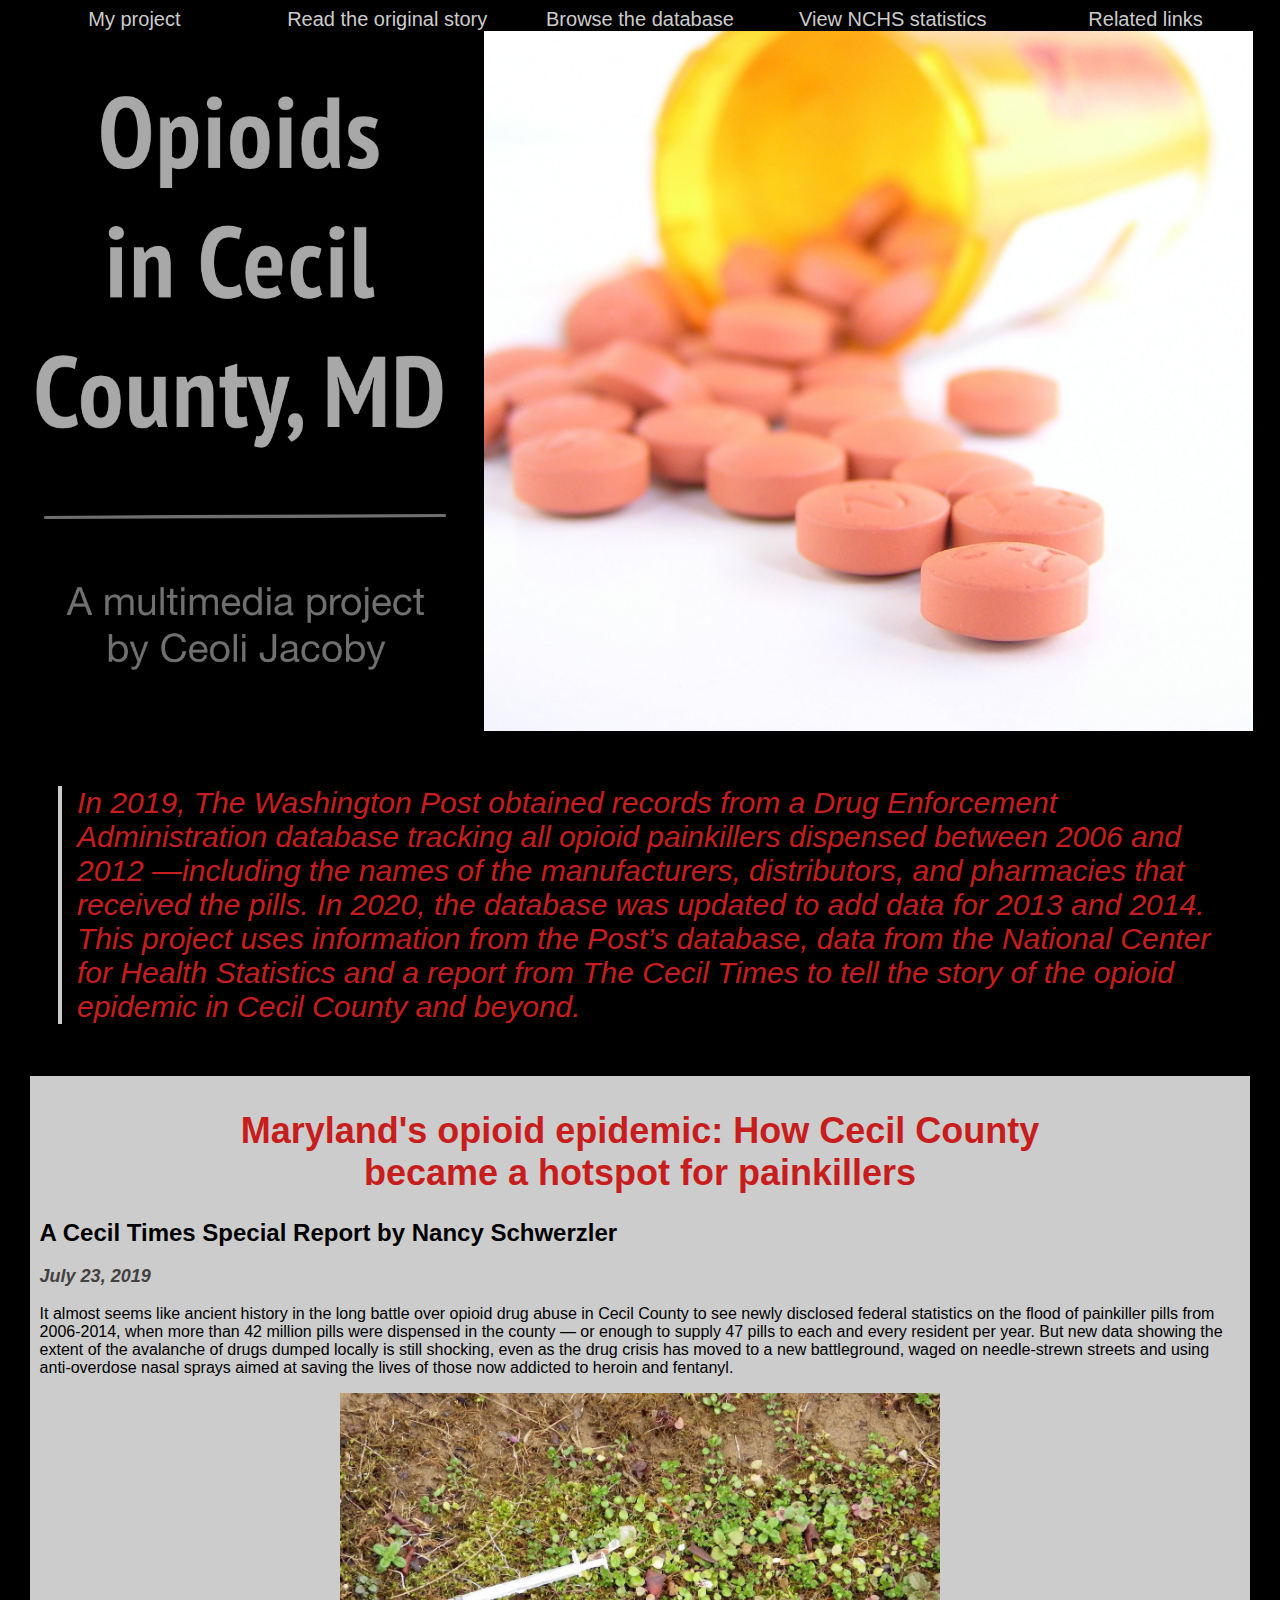
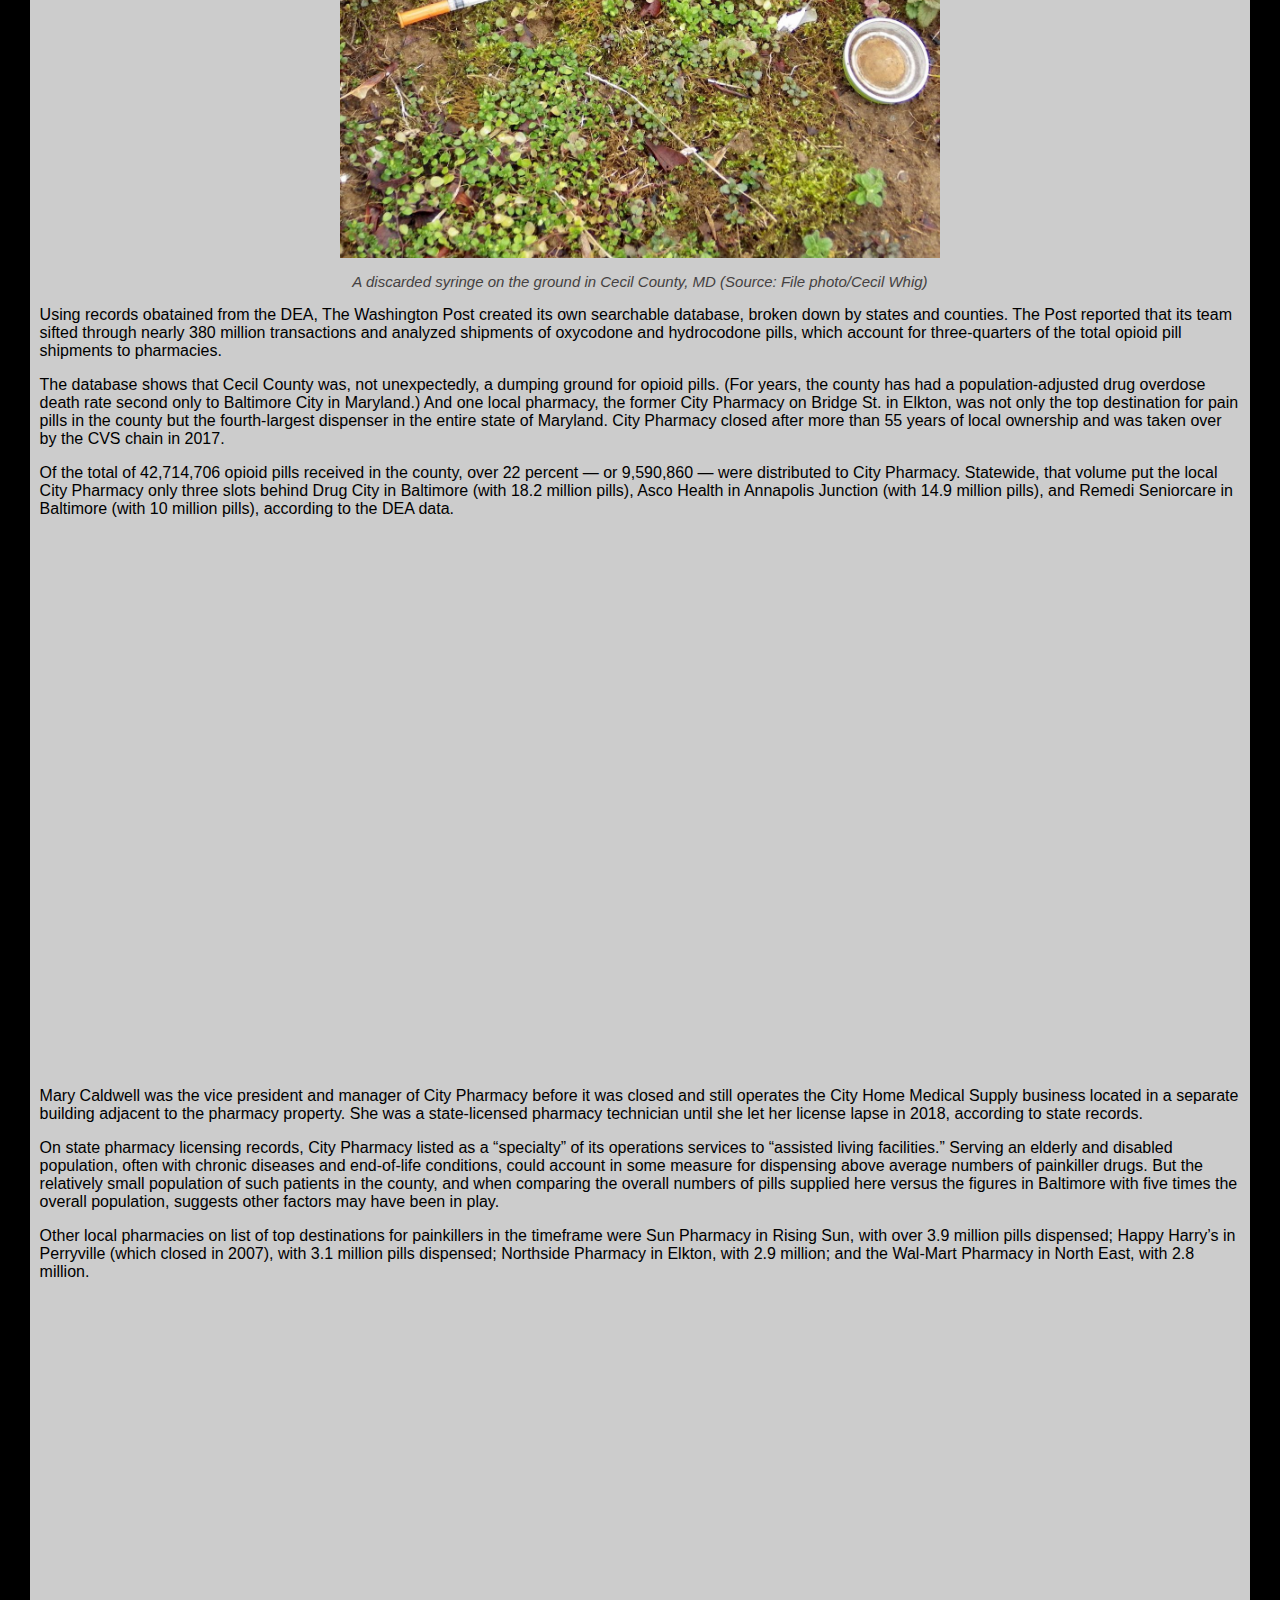
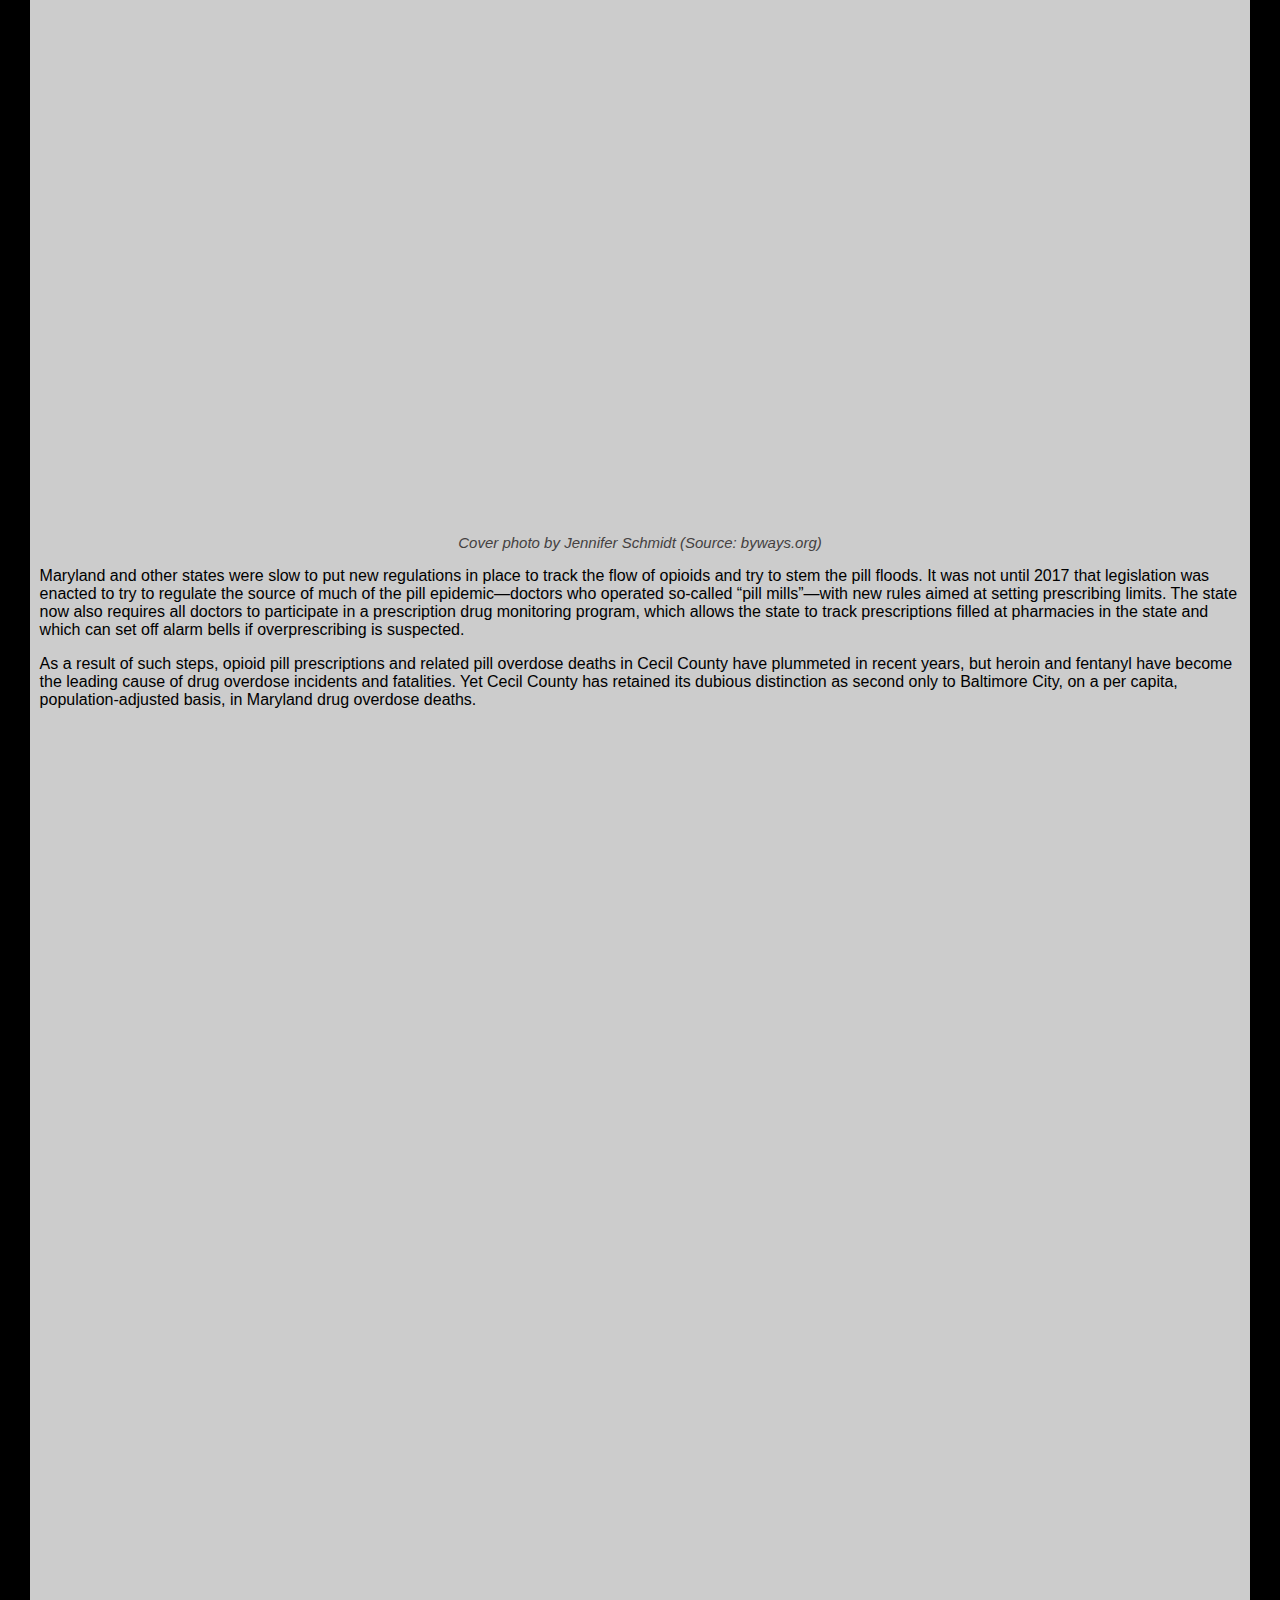
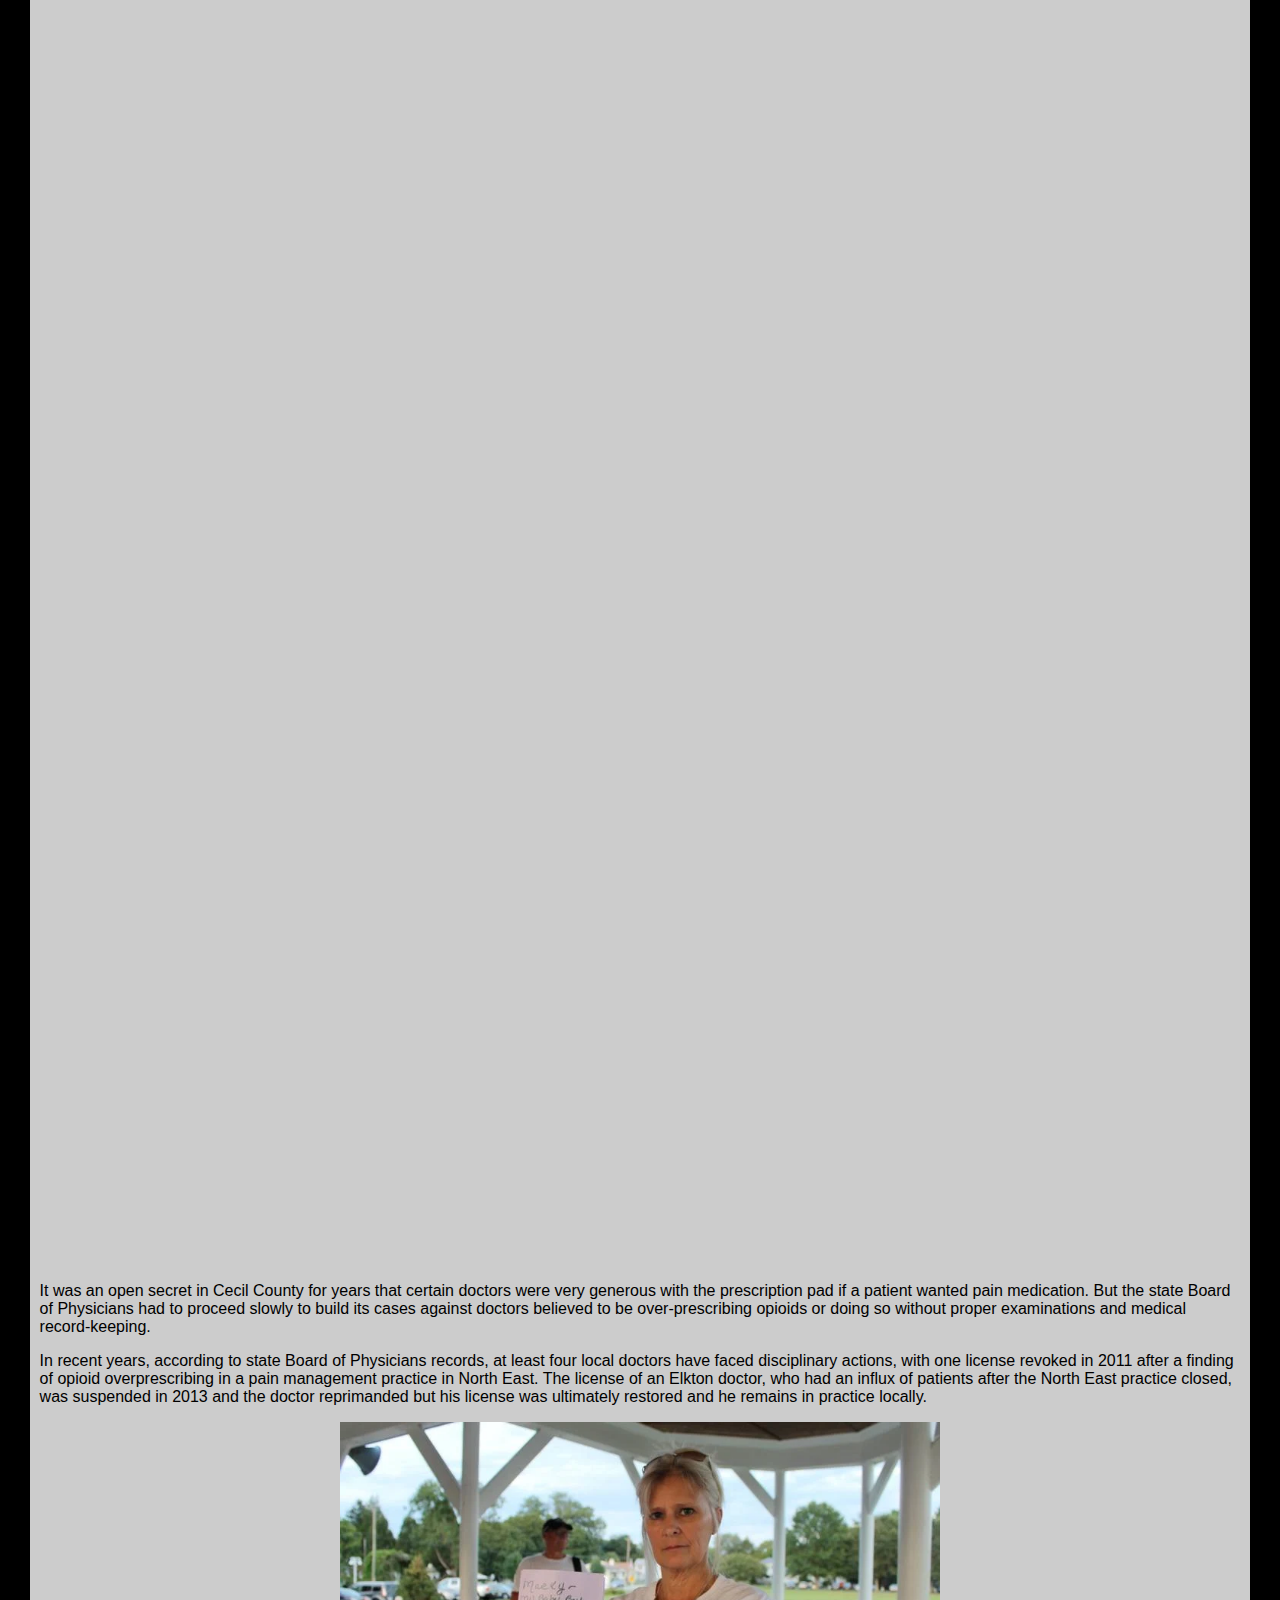
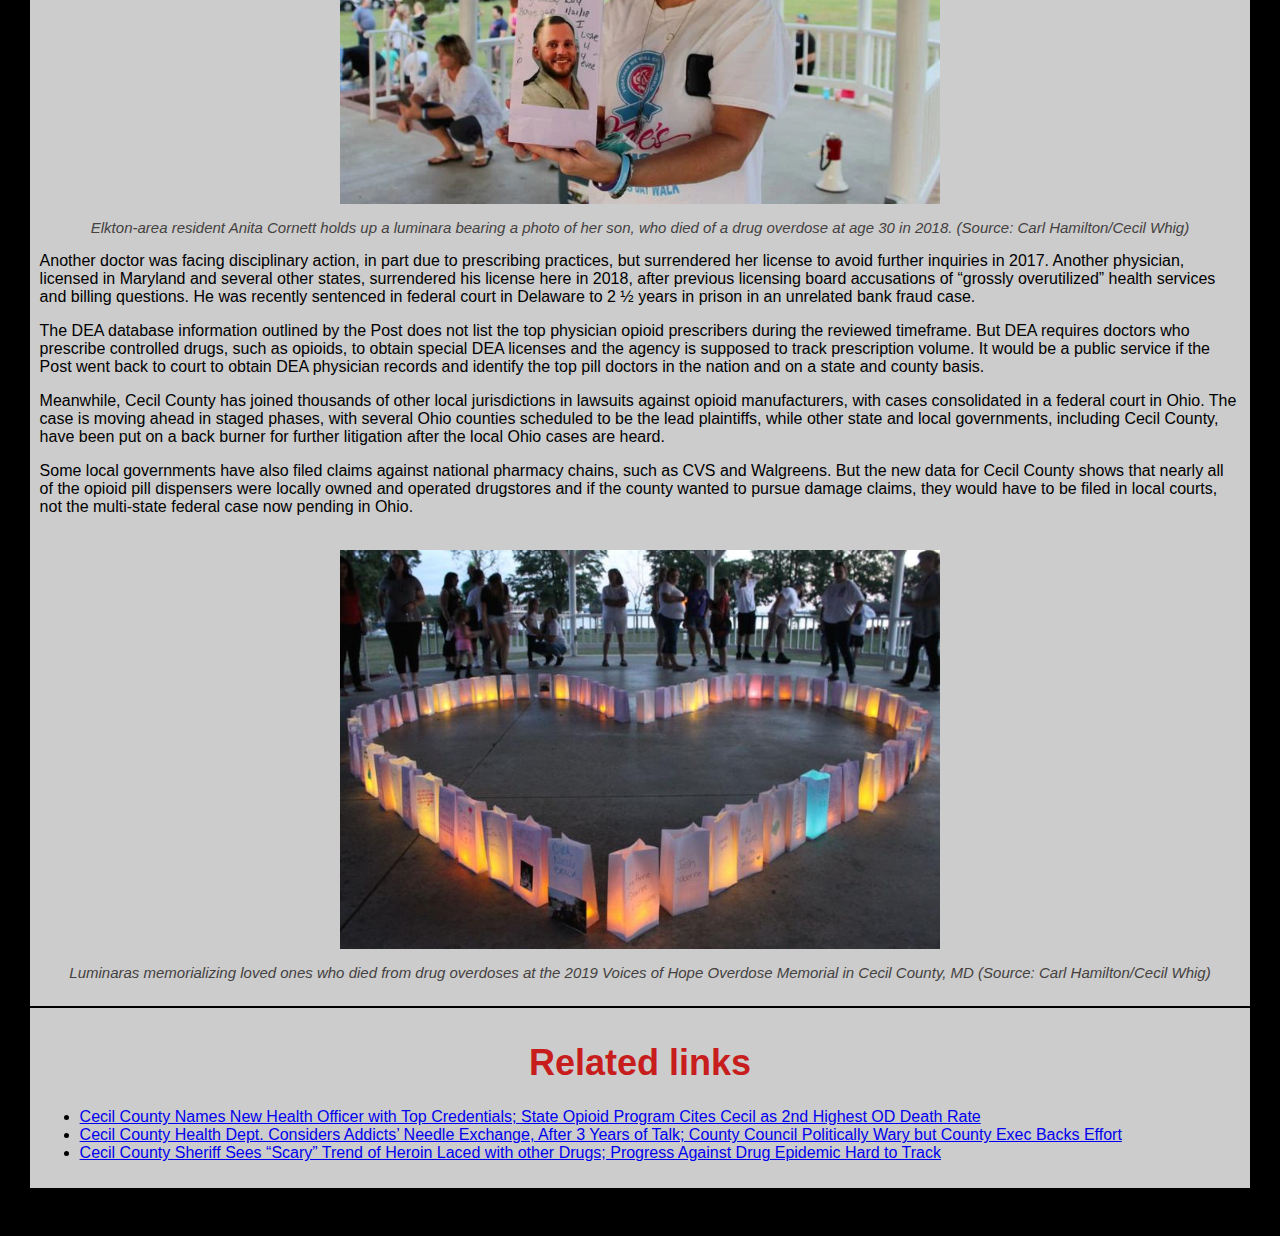
<file: final/index.html>
<!DOCTYPE html>
<html lang="en">
    <head>
        <title>Ceoli Jacoby's Final Project</title>
        <meta name ='viewport' content="width=device-width, initial-scale=1">
        <meta name="author" content="Ceoli Jacoby">
        <link rel="stylesheet" href="stylesheet.css">
        <link rel="fonts" href="https://fonts.googleapis.com/css?family=PT Sans">
        <style>
            body {
                font-family: "PT Sans", sans-serif;
            }
        </style>
    </head>
    <div class="navbar">
        <a href="#project">My project</a>
        <a href="http://ceciltimes.com/2019/07/former-city-pharmacy-top-dispenser-of-opioids-in-cecil-county-third-in-state-dea-data-show-past-pills-shift-to-heroin-legal-future/?fbclid=IwAR3gSp1MzZQajo6d3qNE1pJfBRfzS10IYkjT4z3joWdm33ugon_FsYyqScU">Read the original story</a>
        <a href="https://www.washingtonpost.com/graphics/2019/investigations/dea-pain-pill-database/#download-resources?itid=lk_inline_manual_6">Browse the database</a>
        <a href="#https://data.cdc.gov/NCHS/NCHS-Drug-Poisoning-Mortality-by-County-United-Sta/rpvx-m2md/data">View NCHS statistics</a>
        <a href="#related">Related links</a>
    </div>
    <img src="photos/Opioids topper.png" id="topper" alt="Opioids in Cecil County, MD — A multimedia project 
    by Ceoli Jacoby">
    <body>
        <br>
        <br>
        <br>
        <blockquote>In 2019, The Washington Post obtained records from a Drug Enforcement Administration database tracking all opioid painkillers dispensed between 2006 and 2012 —including the names of the manufacturers, distributors, and pharmacies that received the pills. In 2020, the database was updated to add data for 2013 and 2014. This project uses information from the Post’s database, data from the National Center for Health Statistics and a report from The Cecil Times  to tell the story of the opioid epidemic in Cecil County and beyond.</blockquote>
        <br>
        <br>
        <a id="project"></a>
        <div class="section">
            <h1 class="header">Maryland's opioid epidemic: How Cecil County <br> became a hotspot for painkillers</h1>
                <h2>A Cecil Times Special Report by Nancy Schwerzler</h2>
                <h3><em>July 23, 2019</em></h3>
                <p>It almost seems like ancient history in the long battle over opioid drug abuse in Cecil County to see newly disclosed federal statistics on the flood of painkiller pills from 2006-2014, when more than 42 million pills were dispensed in the county — or enough to supply 47 pills to each and every resident per year. But new data showing the extent of the avalanche of drugs dumped locally is still shocking, even as the drug crisis has moved to a new battleground, waged on needle-strewn streets and using anti-overdose nasal sprays aimed at saving the lives of those now addicted to heroin and fentanyl.</p> 
                <img src="photos/syringe.jpg" id="syringe" class="photo" alt="Photograph of syringe on the ground">
                <div id="caption"> 
                    <p><em>A discarded syringe on the ground in Cecil County, MD (Source: File photo/Cecil Whig)</em>
                    </p>
                </div>
                <p>Using records obatained from the DEA, The Washington Post created its own searchable database, broken down by states and counties. The Post reported that its team sifted through nearly 380 million transactions and analyzed shipments of oxycodone and hydrocodone pills, which account for three-quarters of the total opioid pill shipments to pharmacies.</p>
                <p>The database shows that Cecil County was, not unexpectedly, a dumping ground for opioid pills. (For years, the county has had a population-adjusted drug overdose death rate second only to Baltimore City in Maryland.) And one local pharmacy, the former City Pharmacy on Bridge St. in Elkton, was not only the top destination for pain pills in the county but the fourth-largest dispenser in the entire state of Maryland. City Pharmacy closed after more than 55 years of local ownership and was taken over by the CVS chain in 2017.</p>
                <p>Of the total of 42,714,706 opioid pills received in the county, over 22 percent — or 9,590,860 — were distributed to City Pharmacy. Statewide, that volume put the local City Pharmacy only three slots behind Drug City in Baltimore (with 18.2 million pills), Asco Health in Annapolis Junction (with 14.9 million pills), and Remedi Seniorcare in Baltimore (with 10 million pills), according to the DEA data.</p>
                <br>
                <iframe title="Top 10 Destinations for Opioid Pills in Maryland" aria-label="Bar Chart" id="datawrapper-chart-ryk05" src="https://datawrapper.dwcdn.net/ryk05/1/" scrolling="no" frameborder="0" style="width: 0; min-width: 100% !important; border: none;" height="515" data-external="1"></iframe><script type="text/javascript">!function(){"use strict";window.addEventListener("message",(function(e){if(void 0!==e.data["datawrapper-height"]){var t=document.querySelectorAll("iframe");for(var a in e.data["datawrapper-height"])for(var r=0;r<t.length;r++){if(t[r].contentWindow===e.source)t[r].style.height=e.data["datawrapper-height"][a]+"px"}}}))}();</script>
                <br>
                <p>Mary Caldwell was the vice president and manager of City Pharmacy before it was closed and still operates the City Home Medical Supply business located in a separate building adjacent to the pharmacy property. She was a state-licensed pharmacy technician until she let her license lapse in 2018, according to state records.</p>
                <p>On state pharmacy licensing records, City Pharmacy listed as a “specialty” of its operations services to “assisted living facilities.” Serving an elderly and disabled population, often with chronic diseases and end-of-life conditions, could account in some measure for dispensing above average numbers of painkiller drugs. But the relatively small population of such patients in the county, and when comparing the overall numbers of pills supplied here versus the figures in Baltimore with five times the overall population, suggests other factors may have been in play.</p>
                <p>Other local pharmacies on list of top destinations for painkillers in the timeframe were Sun Pharmacy in Rising Sun, with over 3.9 million pills dispensed; Happy Harry’s in Perryville (which closed in 2007), with 3.1 million pills dispensed; Northside Pharmacy in Elkton, with 2.9 million; and the Wal-Mart Pharmacy in North East, with 2.8 million.</p>
                <br>
                <iframe src="https://uploads.knightlab.com/storymapjs/c9fa1691acc08d53905a1f81345eaf86/maryland-pain-pills/index.html" frameborder="0" width="100%" height="800"></iframe>
                <br>
                <div id="caption"> 
                    <p><em>Cover photo by Jennifer Schmidt (Source:  byways.org)</em>
                    </p>
                </div>
                <p>Maryland and other states were slow to put new regulations in place to track the flow of opioids and try to stem the pill floods. It was not until 2017 that legislation was enacted to try to regulate the source of much of the pill epidemic—doctors who operated so-called “pill mills”—with new rules aimed at setting prescribing limits. The state now also requires all doctors to participate in a prescription drug monitoring program, which allows the state to track prescriptions filled at pharmacies in the state and which can set off alarm bells if overprescribing is suspected.</p>
                <p>As a result of such steps, opioid pill prescriptions and related pill overdose deaths in Cecil County have plummeted in recent years, but heroin and fentanyl have become the leading cause of drug overdose incidents and fatalities. Yet Cecil County has retained its dubious distinction as second only to Baltimore City, on a per capita, population-adjusted basis, in Maryland drug overdose deaths.</p>
                <br>
                <iframe title="OPIOID PILLS PER PERSON AND DRUG POISONING MORTALITY RATE BY COUNTY" aria-label="Grouped Bars" id="datawrapper-chart-J4Gix" src="https://datawrapper.dwcdn.net/J4Gix/2/" scrolling="no" frameborder="0" style="width: 0; min-width: 100% !important; border: none;" height="2119" data-external="1"></iframe><script type="text/javascript">!function(){"use strict";window.addEventListener("message",(function(e){if(void 0!==e.data["datawrapper-height"]){var t=document.querySelectorAll("iframe");for(var a in e.data["datawrapper-height"])for(var r=0;r<t.length;r++){if(t[r].contentWindow===e.source)t[r].style.height=e.data["datawrapper-height"][a]+"px"}}}))}();
                </script>
                <br>
                <p>It was an open secret in Cecil County for years that certain doctors were very generous with the prescription pad if a patient wanted pain medication. But the state Board of Physicians had to proceed slowly to build its cases against doctors believed to be over-prescribing opioids or doing so without proper examinations and medical record-keeping.</p>
                <p>In recent years, according to state Board of Physicians records, at least four local doctors have faced disciplinary actions, with one license revoked in 2011 after a finding of opioid overprescribing in a pain management practice in North East. The license of an Elkton doctor, who had an influx of patients after the North East practice closed, was suspended in 2013 and the doctor reprimanded but his license was ultimately restored and he remains in practice locally.</p>
                <img src="photos/anita.webp" id="anita" class="photo" alt="Photograph of woman with a luminara">
                <div id="caption"> 
                    <p><em>Elkton-area resident Anita Cornett holds up a luminara bearing a photo of her son, who died of a drug overdose at age 30 in 2018. (Source: Carl Hamilton/Cecil Whig)</em>
                    </p>
                </div>
                <p>Another doctor was facing disciplinary action, in part due to prescribing practices, but surrendered her license to avoid further inquiries in 2017. Another physician, licensed in Maryland and several other states, surrendered his license here in 2018, after previous licensing board accusations of “grossly overutilized” health services and billing questions. He was recently sentenced in federal court in Delaware to 2 ½ years in prison in an unrelated bank fraud case.</p>
                <p>The DEA database information outlined by the Post does not list the top physician opioid prescribers during the reviewed timeframe. But DEA requires doctors who prescribe controlled drugs, such as opioids, to obtain special DEA licenses and the agency is supposed to track prescription volume. It would be a public service if the Post went back to court to obtain DEA physician records and identify the top pill doctors in the nation and on a state and county basis.</p>
                <p>Meanwhile, Cecil County has joined thousands of other local jurisdictions in lawsuits against opioid manufacturers, with cases consolidated in a federal court in Ohio. The case is moving ahead in staged phases, with several Ohio counties scheduled to be the lead plaintiffs, while other state and local governments, including Cecil County, have been put on a back burner for further litigation after the local Ohio cases are heard.</p>
                <p>Some local governments have also filed claims against national pharmacy chains, such as CVS and Walgreens. But the new data for Cecil County shows that nearly all of the opioid pill dispensers were locally owned and operated drugstores and if the county wanted to pursue damage claims, they would have to be filed in local courts, not the multi-state federal case now pending in Ohio.</p>
                <br>
                <img src="photos/vigil.jpg" id="vigil" class="photo" alt="Photograph of luminaras on the ground">
                <div id="caption"> 
                    <p><em>Luminaras memorializing loved ones who died from drug overdoses at the 2019 Voices of Hope Overdose Memorial in Cecil County, MD (Source: Carl Hamilton/Cecil Whig)</em>
                    </p>
                </div>
            </div>
        <a id="related"></a>
        <div class="section">
            <h1 class="header">Related links</h1>
            <ul id="links">
                <li><a href="http://ceciltimes.com/2019/05/cecil-county-names-new-health-officer-with-top-credentials-state-opioid-program-cites-cecil-as-2nd-highest-od-death-rate/">Cecil County Names New Health Officer with Top Credentials; State Opioid Program Cites Cecil as 2nd Highest OD Death Rate</a></li>
                <li><a href="http://ceciltimes.com/2018/08/cecil-county-health-dept-considers-addicts-needle-exchange-after-3-years-of-talk-county-council-politically-wary-but-county-exec-backs-effort/">Cecil County Health Dept. Considers Addicts’ Needle Exchange, After 3 Years of Talk; County Council Politically Wary but County Exec Backs Effort</a></li>
                <li><a href="http://ceciltimes.com/2016/07/cecil-county-sheriff-sees-scary-trend-of-heroin-laced-with-other-drugs-progress-against-drug-epidemic-hard-to-track/">Cecil County Sheriff Sees “Scary” Trend of Heroin Laced with other Drugs; Progress Against Drug Epidemic Hard to Track</a></li>
            </ul>
        </div>
        <div id="footer">
            <p>©2022 by Ceoli Jacoby</p>
        </div>
    </body>
</file>
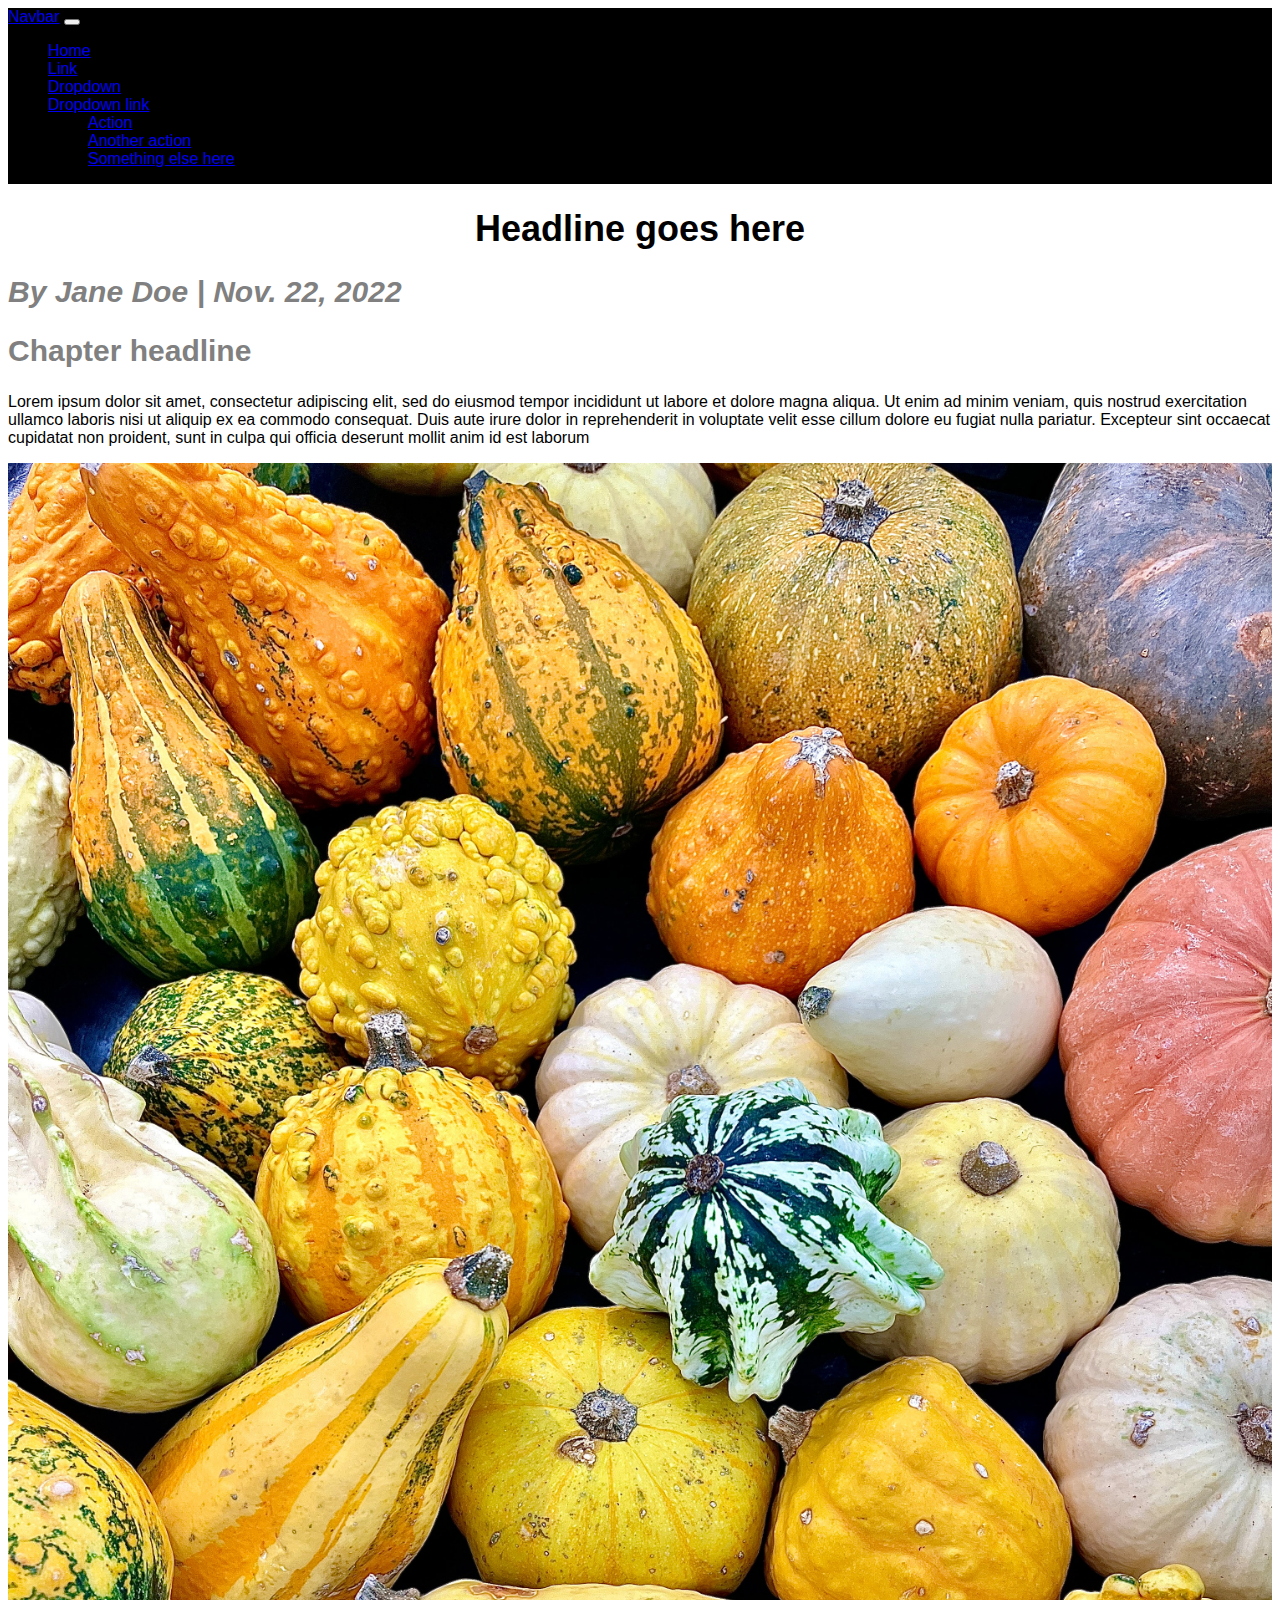
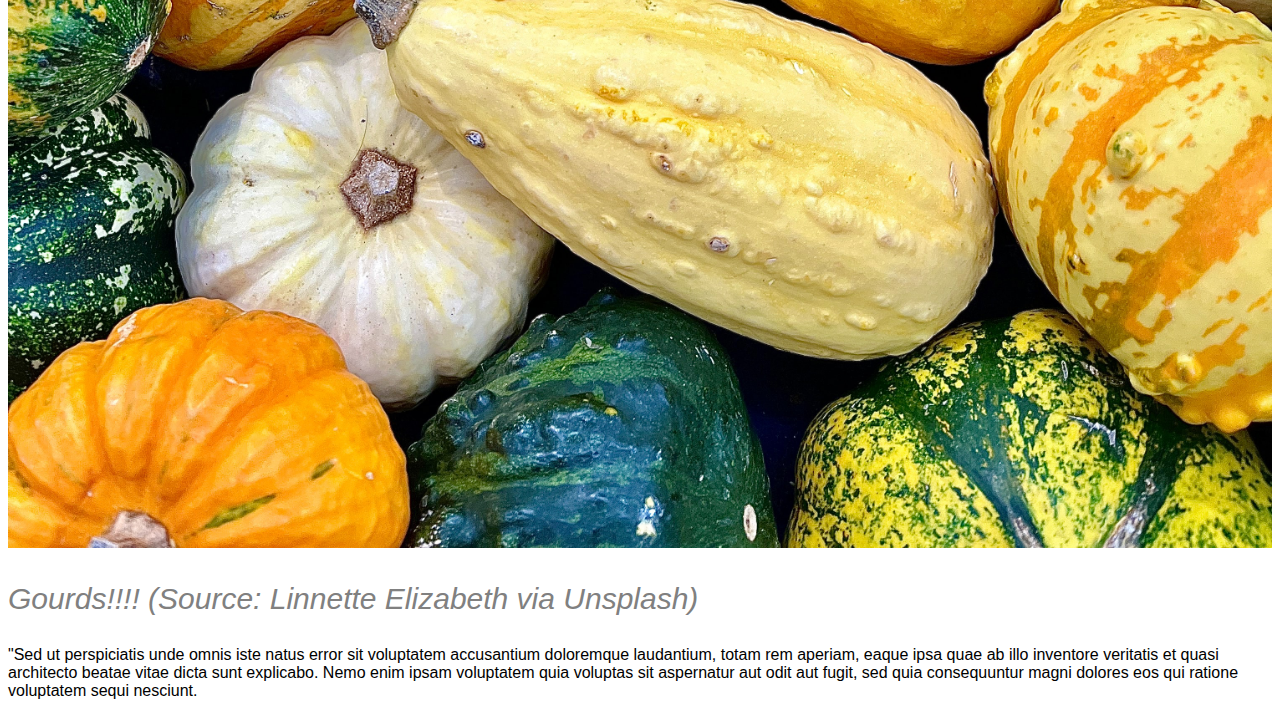
<file: html-frame/index.html>
<!DOCTYPE html>
<html lang="en">
    <head>
        <title>Ceoli's HTML Frame</title>
        <meta name ='viewport' content="width=device-width, initial-scale=1">
        <meta name="author" content="Ceoli Jacoby">
        <link rel="stylesheet" href="style.css">
        <style>
            body {
                font-family: "PT Sans", sans-serif;
            }
        </style>
    </head>
        <nav class="navbar navbar-expand-lg bg-light">
            <div class="container-fluid">
              <a class="navbar-brand" href="#">Navbar</a>
              <button class="navbar-toggler" type="button" data-bs-toggle="collapse" data-bs-target="#navbarNavDropdown" aria-controls="navbarNavDropdown" aria-expanded="false" aria-label="Toggle navigation">
                <span class="navbar-toggler-icon"></span>
              </button>
              <div class="collapse navbar-collapse" id="navbarNavDropdown">
                <ul class="navbar-nav">
                  <li class="nav-item">
                    <a class="nav-link active" aria-current="page" href="#">Home</a>
                  </li>
                  <li class="nav-item">
                    <a class="nav-link" href="#">Link</a>
                  </li>
                  <li class="nav-item">
                    <a class="nav-link" href="#">Dropdown</a>
                  </li>
                  <li class="nav-item dropdown">
                    <a class="nav-link dropdown-toggle" href="#" role="button" data-bs-toggle="dropdown" aria-expanded="false">
                      Dropdown link
                    </a>
                    <ul class="dropdown-menu">
                      <li><a class="dropdown-item" href="#">Action</a></li>
                      <li><a class="dropdown-item" href="#">Another action</a></li>
                      <li><a class="dropdown-item" href="#">Something else here</a></li>
                    </ul>
                  </li>
                </ul>
              </div>
            </div>
          </nav>
    <body>
        <div id="content">
            <h1>Headline goes here</h1>
            <div id="byline">
                <h2> By Jane Doe | Nov. 22, 2022</h2>
            </div>
            <h2>Chapter headline</h2>
            <p>
             Lorem ipsum dolor sit amet, consectetur adipiscing elit, sed do eiusmod tempor incididunt ut labore et dolore magna aliqua. Ut enim ad minim veniam, quis nostrud exercitation ullamco laboris nisi ut aliquip ex ea commodo consequat. Duis aute irure dolor in reprehenderit in voluptate velit esse cillum dolore eu fugiat nulla pariatur. Excepteur sint occaecat cupidatat non proident, sunt in culpa qui officia deserunt mollit anim id est laborum
            </p>
            <img src="images/linnette-elizabeth-CWoUrw5Lwx8-unsplash.jpg" id="gourd">
            <div id="caption"> 
                <p>Gourds!!!! (Source: Linnette Elizabeth via Unsplash) 
                </p>
            </div>
            <p>
                "Sed ut perspiciatis unde omnis iste natus error sit voluptatem accusantium doloremque laudantium, totam rem aperiam, eaque ipsa quae ab illo inventore veritatis et quasi architecto beatae vitae dicta sunt explicabo. Nemo enim ipsam voluptatem quia voluptas sit aspernatur aut odit aut fugit, sed quia consequuntur magni dolores eos qui ratione voluptatem sequi nesciunt.   
            </p>


        










        </div>
    </body>
</file>
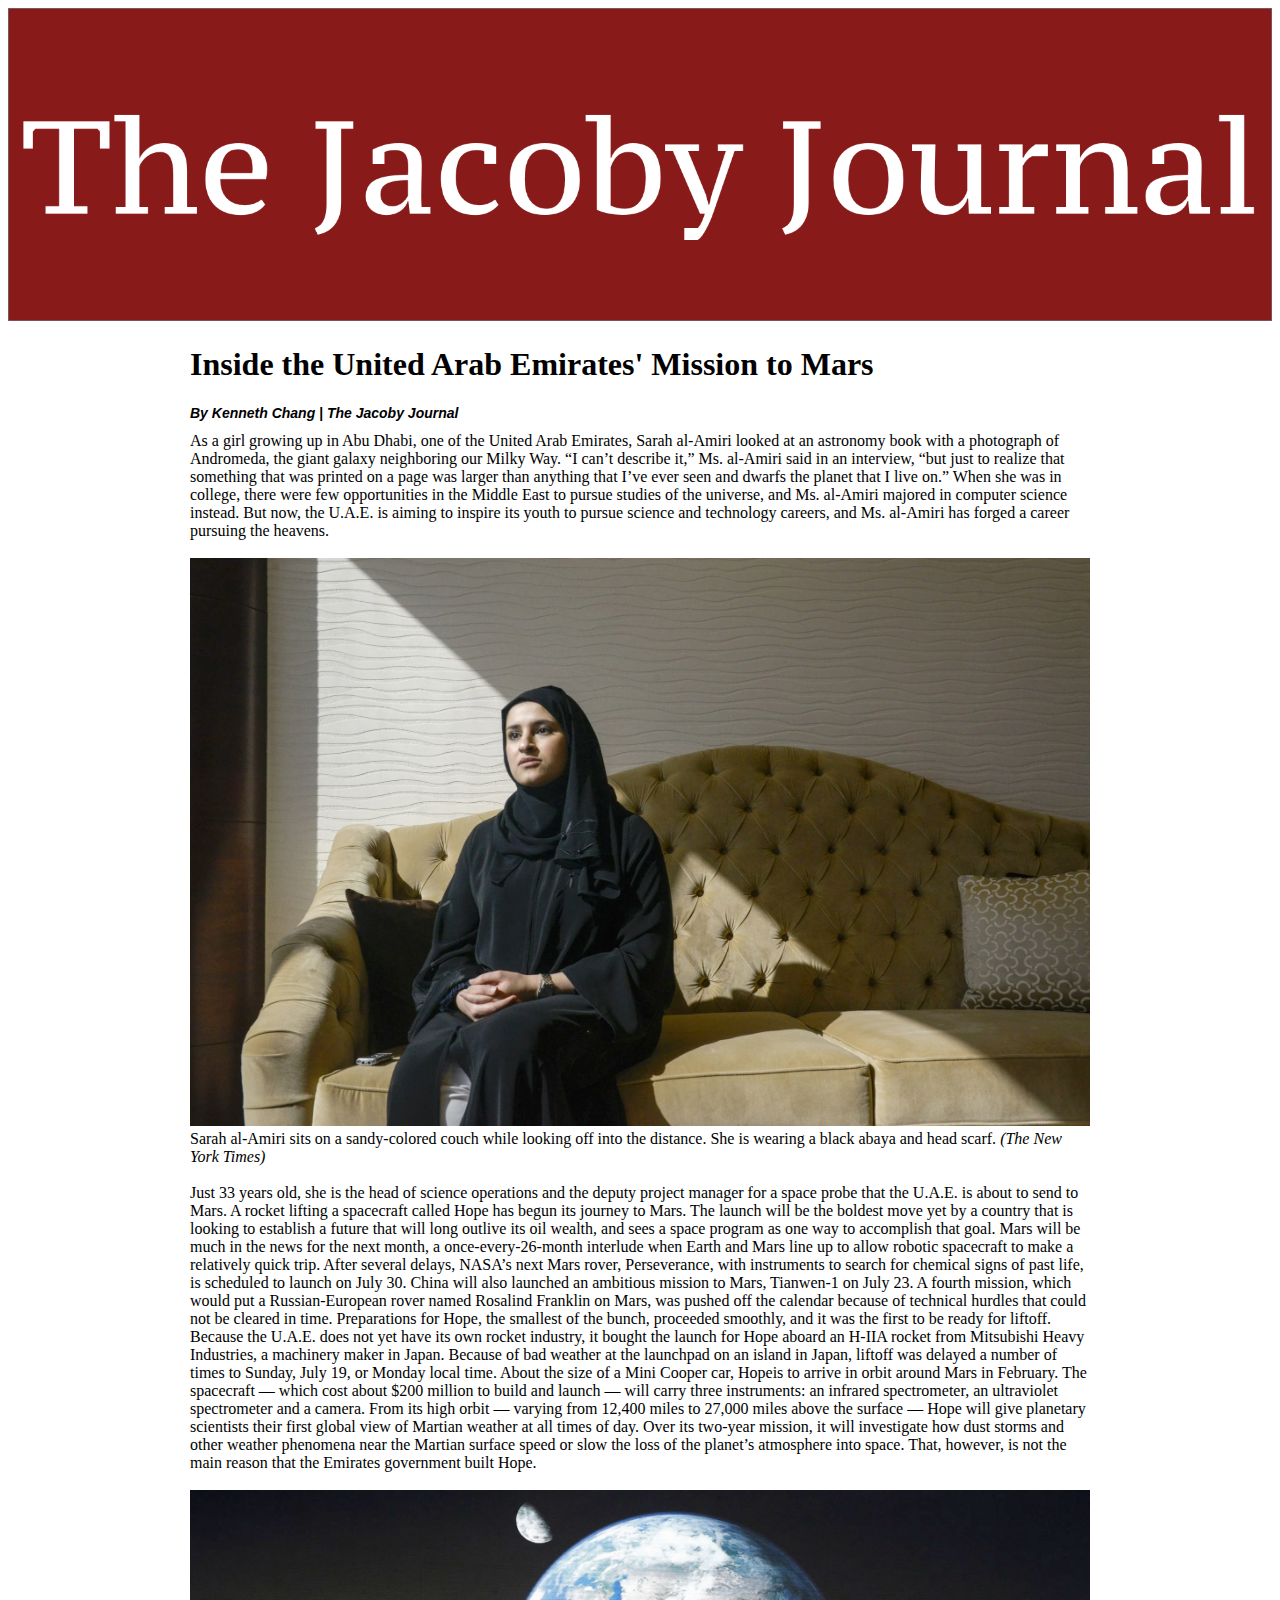
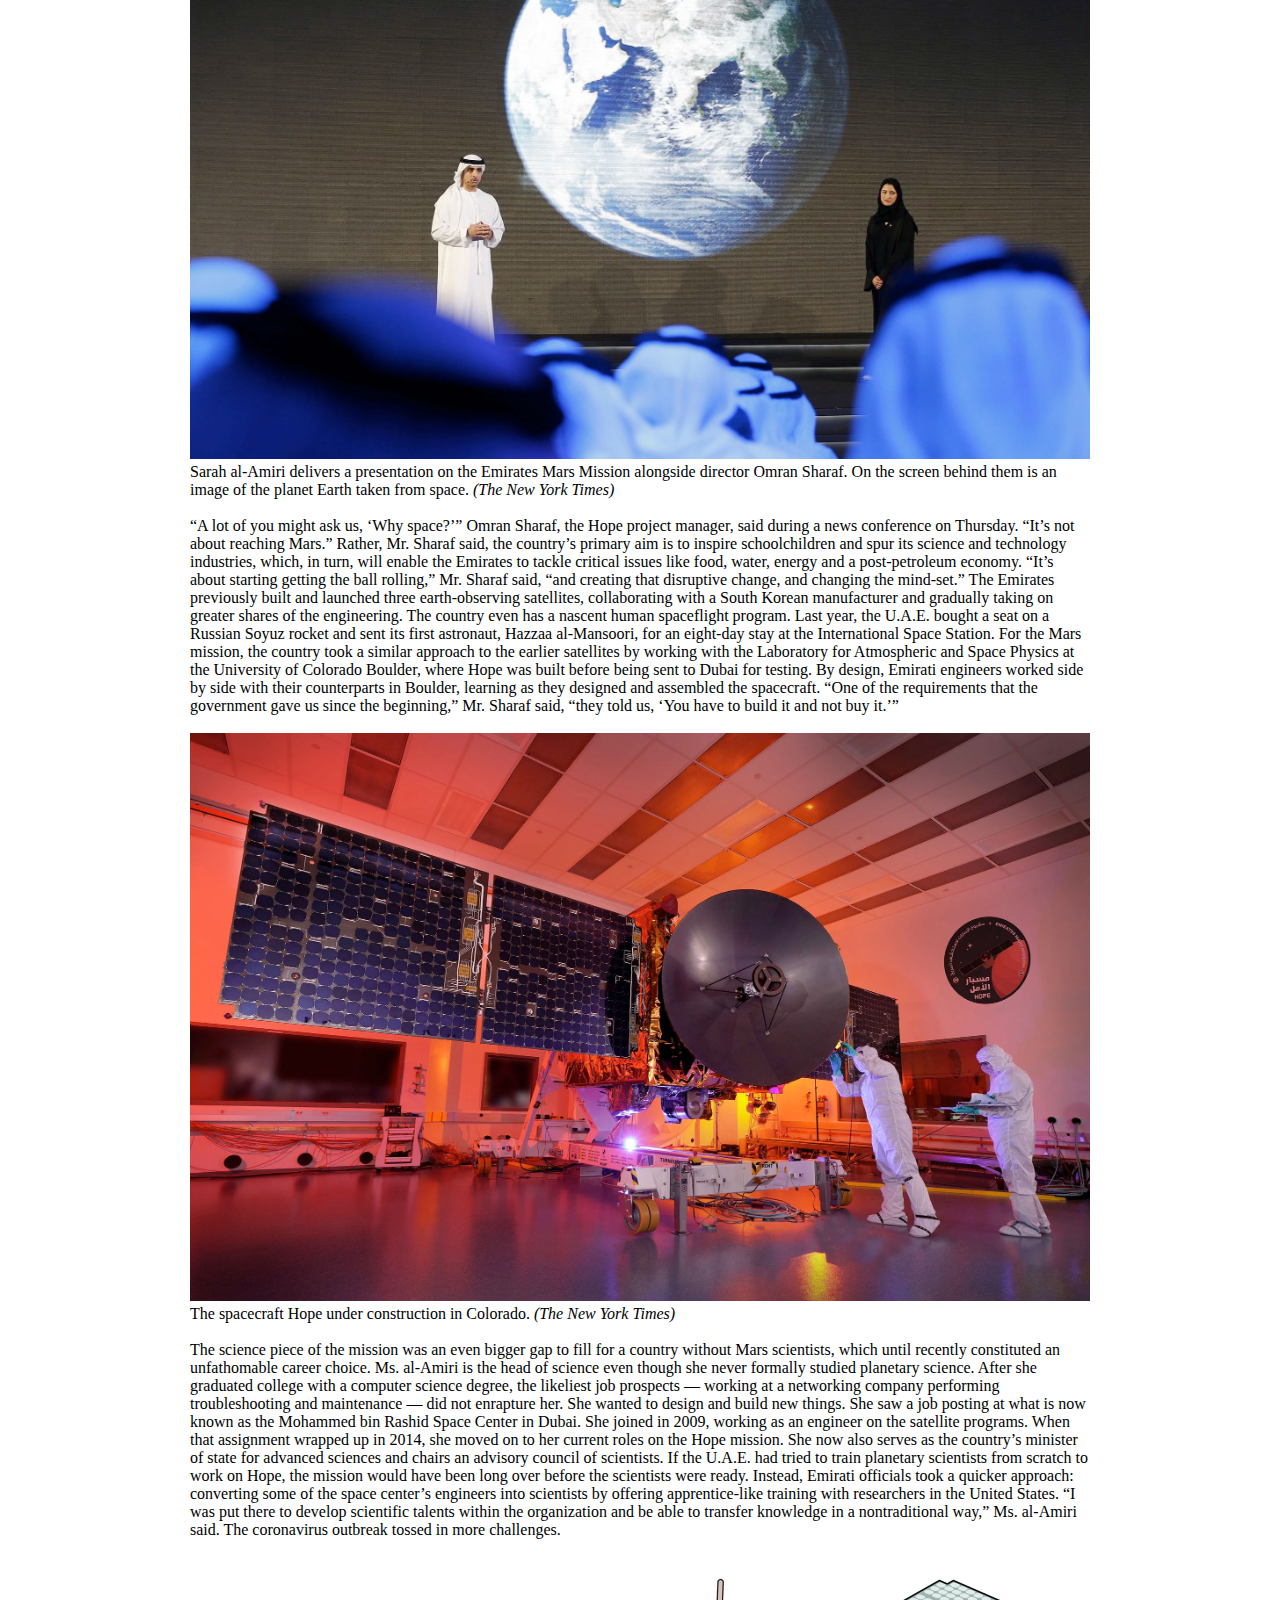
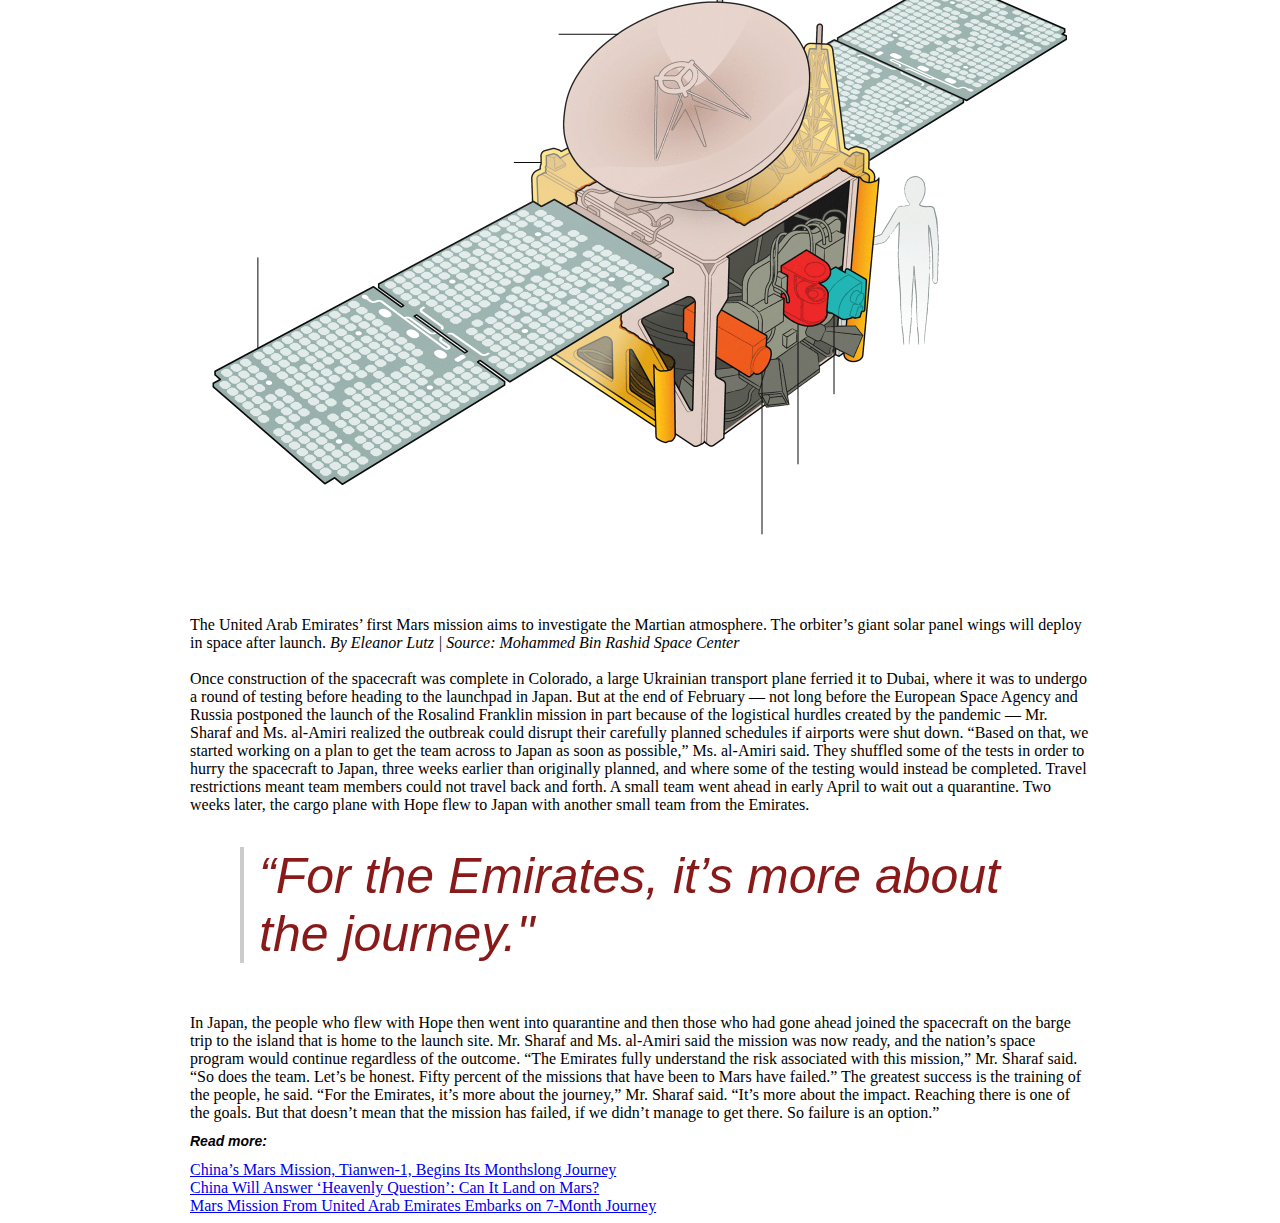
<file: jacoby_layout/index.html>
<!DOCTYPE html>
<html>
  <head> 
    <link rel="stylesheet" href="stylesheet.css">
    <title></title>
  </head>
    </body>
    <img src="images/Masthead.png" id="masthead">
     <div id="content">
        <h1>Inside the United Arab Emirates' Mission to Mars</h1>
    <div id="byline">
        <h2> By Kenneth Chang | The Jacoby Journal</h2>
    </div>
         <p1>
As a girl growing up in Abu Dhabi, one of the United Arab Emirates, Sarah al-Amiri looked at an astronomy book with a photograph of Andromeda, the giant galaxy neighboring our Milky Way.

“I can’t describe it,” Ms. al-Amiri said in an interview, “but just to realize that something that was printed on a page was larger than anything that I’ve ever seen and dwarfs the planet that I live on.”

When she was in college, there were few opportunities in the Middle East to pursue studies of the universe, and Ms. al-Amiri majored in computer science instead. But now, the U.A.E. is aiming to inspire its youth to pursue science and technology careers, and Ms. al-Amiri has forged a career pursuing the heavens.
    </p1>
    <br>
    <br>
    <img src ="images/uae-mars1.jpg" id="al-Amiri">
            <p2>
        Sarah al-Amiri sits on a sandy-colored couch while looking off into the distance. She is wearing a black abaya and head scarf. <em>(The New York Times)</em>
             </p2>
    <br>
    <br>
        <p1>
Just 33 years old, she is the head of science operations and the deputy project manager for a space probe that the U.A.E. is about to send to Mars.

A rocket lifting a spacecraft called Hope has begun its journey to Mars. The launch will be the boldest move yet by a country that is looking to establish a future that will long outlive its oil wealth, and sees a space program as one way to accomplish that goal.

Mars will be much in the news for the next month, a once-every-26-month interlude when Earth and Mars line up to allow robotic spacecraft to make a relatively quick trip. After several delays, NASA’s next Mars rover, Perseverance, with instruments to search for chemical signs of past life, is scheduled to launch on July 30. China will also launched an ambitious mission to Mars, Tianwen-1 on July 23.

A fourth mission, which would put a Russian-European rover named Rosalind Franklin on Mars, was pushed off the calendar because of technical hurdles that could not be cleared in time.

Preparations for Hope, the smallest of the bunch, proceeded smoothly, and it was the first to be ready for liftoff.

Because the U.A.E. does not yet have its own rocket industry, it bought the launch for Hope aboard an H-IIA rocket from Mitsubishi Heavy Industries, a machinery maker in Japan. Because of bad weather at the launchpad on an island in Japan, liftoff was delayed a number of times to Sunday, July 19, or Monday local time.

About the size of a Mini Cooper car, Hopeis to arrive in orbit around Mars in February. The spacecraft — which cost about $200 million to build and launch — will carry three instruments: an infrared spectrometer, an ultraviolet spectrometer and a camera.

From its high orbit — varying from 12,400 miles to 27,000 miles above the surface — Hope will give planetary scientists their first global view of Martian weather at all times of day. Over its two-year mission, it will investigate how dust storms and other weather phenomena near the Martian surface speed or slow the loss of the planet’s atmosphere into space.

That, however, is not the main reason that the Emirates government built Hope.
        </p1>
<br>
<br>
    <img src="images/uae-mars2.jpg" id="sharaf">
        <p2>
    Sarah al-Amiri delivers a presentation on the Emirates Mars Mission alongside director Omran Sharaf. On the screen behind them is an image of the planet Earth taken from space. <em>(The New York Times)</em>
        </p2>
<br>
<br>
        <p1>
“A lot of you might ask us, ‘Why space?’” Omran Sharaf, the Hope project manager, said during a news conference on Thursday. “It’s not about reaching Mars.”

Rather, Mr. Sharaf said, the country’s primary aim is to inspire schoolchildren and spur its science and technology industries, which, in turn, will enable the Emirates to tackle critical issues like food, water, energy and a post-petroleum economy.

“It’s about starting getting the ball rolling,” Mr. Sharaf said, “and creating that disruptive change, and changing the mind-set.”

The Emirates previously built and launched three earth-observing satellites, collaborating with a South Korean manufacturer and gradually taking on greater shares of the engineering. The country even has a nascent human spaceflight program. Last year, the U.A.E. bought a seat on a Russian Soyuz rocket and sent its first astronaut, Hazzaa al-Mansoori, for an eight-day stay at the International Space Station.

For the Mars mission, the country took a similar approach to the earlier satellites by working with the Laboratory for Atmospheric and Space Physics at the University of Colorado Boulder, where Hope was built before being sent to Dubai for testing.

By design, Emirati engineers worked side by side with their counterparts in Boulder, learning as they designed and assembled the spacecraft. “One of the requirements that the government gave us since the beginning,” Mr. Sharaf said, “they told us, ‘You have to build it and not buy it.’”
        </p1>
<br>
<br>
    <img src="images/uae-mars3.jpg" id="hope">
        <p2>
    The spacecraft Hope under construction in Colorado. <em>(The New York Times)</em>
        </p2>
<br>
<br>
        <p1>
The science piece of the mission was an even bigger gap to fill for a country without Mars scientists, which until recently constituted an unfathomable career choice.

Ms. al-Amiri is the head of science even though she never formally studied planetary science.

After she graduated college with a computer science degree, the likeliest job prospects — working at a networking company performing troubleshooting and maintenance — did not enrapture her. She wanted to design and build new things.

She saw a job posting at what is now known as the Mohammed bin Rashid Space Center in Dubai. She joined in 2009, working as an engineer on the satellite programs. When that assignment wrapped up in 2014, she moved on to her current roles on the Hope mission.

She now also serves as the country’s minister of state for advanced sciences and chairs an advisory council of scientists.

If the U.A.E. had tried to train planetary scientists from scratch to work on Hope, the mission would have been long over before the scientists were ready. Instead, Emirati officials took a quicker approach: converting some of the space center’s engineers into scientists by offering apprentice-like training with researchers in the United States.

“I was put there to develop scientific talents within the organization and be able to transfer knowledge in a nontraditional way,” Ms. al-Amiri said.

The coronavirus outbreak tossed in more challenges.
        </p1>
<br>
<br>
    <img src="images/hope-spacecraft-graphic.gif" id="gif">
        <p2>
        The United Arab Emirates’ first Mars mission aims to investigate the Martian atmosphere. The orbiter’s giant solar panel wings will deploy in space after launch. <em>By Eleanor Lutz | Source: Mohammed Bin Rashid Space Center</em>
        </p2>
<br>
<br>
        <p1>
Once construction of the spacecraft was complete in Colorado, a large Ukrainian transport plane ferried it to Dubai, where it was to undergo a round of testing before heading to the launchpad in Japan.

But at the end of February — not long before the European Space Agency and Russia postponed the launch of the Rosalind Franklin mission in part because of the logistical hurdles created by the pandemic — Mr. Sharaf and Ms. al-Amiri realized the outbreak could disrupt their carefully planned schedules if airports were shut down.

“Based on that, we started working on a plan to get the team across to Japan as soon as possible,” Ms. al-Amiri said.

They shuffled some of the tests in order to hurry the spacecraft to Japan, three weeks earlier than originally planned, and where some of the testing would instead be completed.

Travel restrictions meant team members could not travel back and forth. A small team went ahead in early April to wait out a quarantine. Two weeks later, the cargo plane with Hope flew to Japan with another small team from the Emirates.
    </p1>
<br>
<br>
    <blockquote>“For the Emirates, it’s more about the journey."</blockquote>
<br>
<br>
        <p1>
In Japan, the people who flew with Hope then went into quarantine and then those who had gone ahead joined the spacecraft on the barge trip to the island that is home to the launch site.

Mr. Sharaf and Ms. al-Amiri said the mission was now ready, and the nation’s space program would continue regardless of the outcome.

“The Emirates fully understand the risk associated with this mission,” Mr. Sharaf said. “So does the team. Let’s be honest. Fifty percent of the missions that have been to Mars have failed.”

The greatest success is the training of the people, he said.

“For the Emirates, it’s more about the journey,” Mr. Sharaf said. “It’s more about the impact. Reaching there is one of the goals. But that doesn’t mean that the mission has failed, if we didn’t manage to get there. So failure is an option.”
        </p1>
        <div id="readmore">
    <h2>Read more:</h2>
</div>
        <a href="https://www.nytimes.com/2020/07/22/science/mars-china-launch.html?action=click&block=associated_collection_recirc&impression_id=8fa169b0-cd41-11ea-9e45-6dfedec6de97&index=0&pgtype=Article&region=footer">China’s Mars Mission, Tianwen-1, Begins Its Monthslong Journey</a>
        <br>
        <a href="https://www.nytimes.com/2020/07/22/science/china-mars-mission.html?action=click&block=associated_collection_recirc&impression_id=8fa169b1-cd41-11ea-9e45-6dfedec6de97&index=1&pgtype=Article&region=footer">China Will Answer ‘Heavenly Question’: Can It Land on Mars?</a>
        <br>
        <a href="https://www.nytimes.com/2020/07/19/science/emirates-mars-mission.html?action=click&block=associated_collection_recirc&impression_id=8fa169b2-cd41-11ea-9e45-6dfedec6de97&index=2&pgtype=Article&region=footer">Mars Mission From United Arab Emirates Embarks on 7-Month Journey</a>
        <br>
</div>
  </body>
</html>
</file>
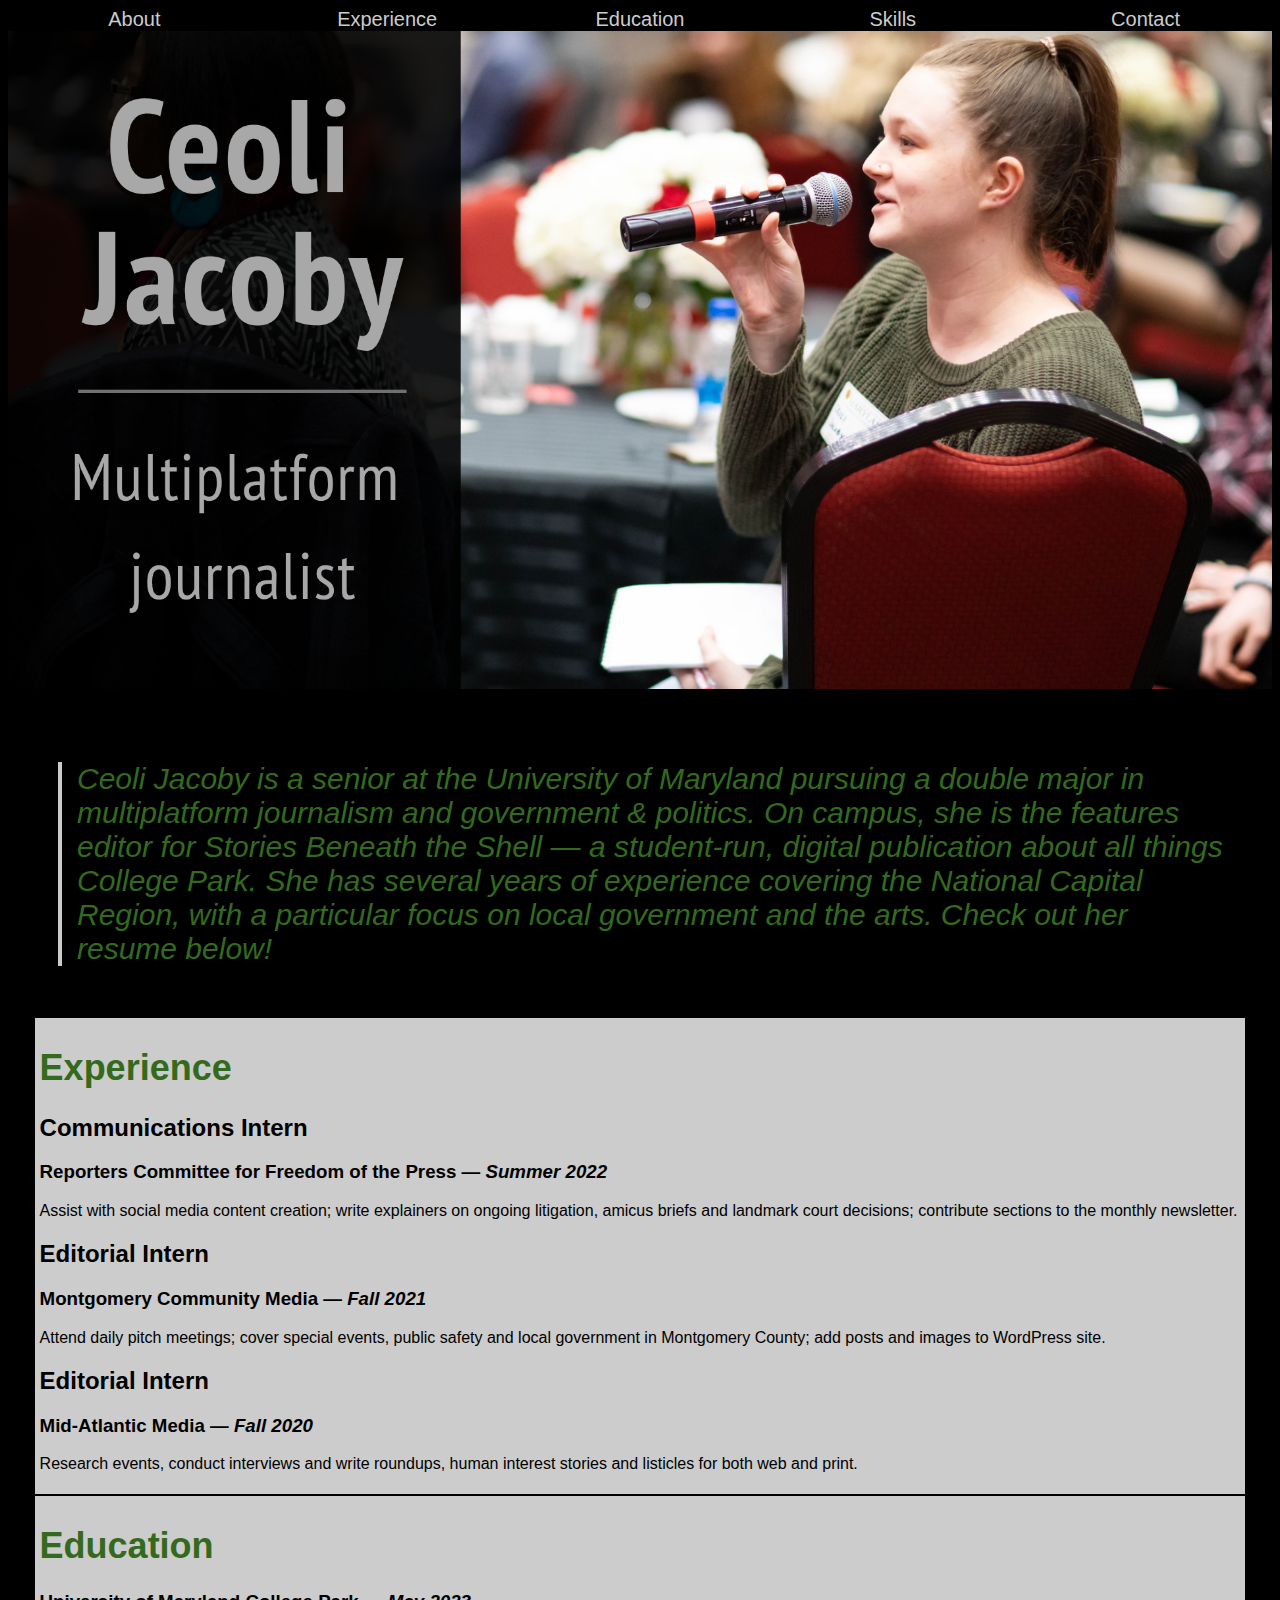
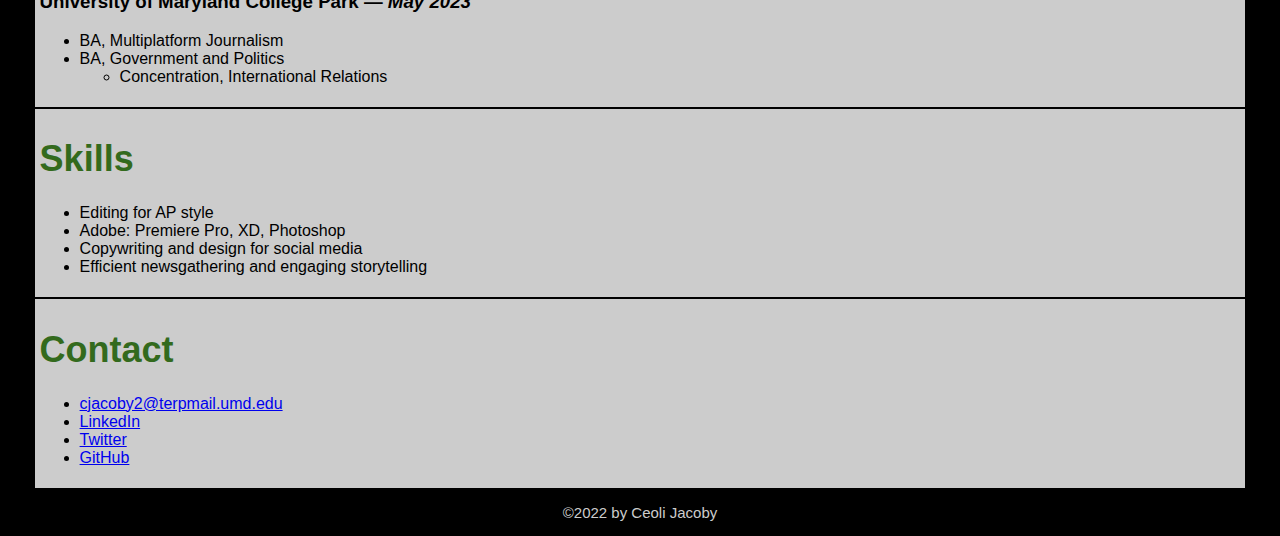
<file: resume/portfolio/index.html>
<!DOCTYPE html>
<html lang="en">
    <head>
        <title>Ceoli Jacoby's Resume</title>
        <meta name ='viewport' content="width=device-width, initial-scale=1">
        <meta name="author" content="Ceoli Jacoby">
        <link rel="stylesheet" href="style.css">
        <link rel="fonts" href="https://fonts.googleapis.com/css?family=PT Sans">
        <style>
            body {
                font-family: "PT Sans", sans-serif;
            }
        </style>
    </head>
    <div class="navbar">
        <a href="#about">About</a>
        <a href="#experience">Experience</a>
        <a href="#education">Education</a>
        <a href="#skills">Skills</a>
        <a href="#contact">Contact</a>
    </div>
    <img src="images/Resume topper.png" id="topper" alt="Ceoli aksing a question at a panel">
    <body>
        <br>
        <br>
        <br>
        <br>
        <a id="about"></a>
        <blockquote>Ceoli Jacoby is a senior at the University of Maryland pursuing a double major in multiplatform journalism and government & politics. On campus, she is the features editor for Stories Beneath the Shell — a student-run, digital publication about all things College Park. She has several years of experience covering the National Capital Region, with a particular focus on local government and the arts. Check out her resume below! </blockquote>
        <br>
        <br>
        <a id="experience"></a>
        <div class="section">
            <h1 class="header">Experience</h1>
            <div class="job" id="job1">
                <h2>Communications Intern</h2>
                <h3>Reporters Committee for Freedom of the Press — <em>Summer 2022</em></h3>
                <p> Assist with social media content creation; write explainers on ongoing litigation, amicus briefs and landmark court decisions; contribute sections to the monthly newsletter.</p> 
            </div>
            <div class="job" id="job2">
                <h2>Editorial Intern</h2>
                <h3>Montgomery Community Media — <em>Fall 2021</em></h3>
                <p> Attend daily pitch meetings; cover special events, public safety and  local government in Montgomery County; add posts and images to WordPress site.</p>
            </div>
            <div class="job" id="job3">
                <h2>Editorial Intern</h2>
                <h3>Mid-Atlantic Media — <em>Fall 2020</em></h3>
                <p> Research events, conduct interviews and write roundups, human interest stories and listicles for both web and print.</p>
            </div>
        </div>
        <a id="education"></a>
        <div class="section">
            <h1 class="header">Education</h1> 
            <h3>University of Maryland College Park — <em>May 2023</em></h2>
            <ul class="degrees">
                <li>BA, Multiplatform Journalism</li>
                <li> BA, Government and Politics
                    <ul>
                        <li>Concentration, International Relations</li>
                    </ul>
                </li>

            </ul>
        </div>
        <a id="skills"></a>
        <div class="section">
            <h1 class="header">Skills</h1> 
            <ul class="other">
                <li>Editing for AP style</li>
                <li>Adobe: Premiere Pro, XD, Photoshop </li>
                <li>Copywriting and design for social media</li>
                <li>Efficient newsgathering and engaging storytelling</li>
            </ul>   
        </div> 
        <a id="contact"></a>
        <div class="section">
            <h1 class="header">Contact</h1>
            <ul id="links">
                <li><a href="cjacoby2@terpmail.umd.edu">cjacoby2@terpmail.umd.edu</a></li>
                <li><a href="https://www.linkedin.com/in/ceolij">LinkedIn</a></li>
                <li><a href="https://twitter.com/CeoliJ">Twitter</a></li>
                <li><a href="https://github.com/cjacoby2">GitHub</a></li>
            </ul>
        </div>
        <div id="footer">
            <p>©2022 by Ceoli Jacoby</p>
        </div>
    </body>
</file>
<file: final/stylesheet.css>
body {
    background-color: black;
}

h1 {
    font-size: 36px;
    color: #c71e1d;
    text-align: center;
}

h3 {
    font-size: 18px;
    color: rgb(68, 65, 65)
}
blockquote {
    font-style: italic;
    font-size: 30px;
    margin-top: 15px; 
    margin-bottom: 15px; 
    color: #c71e1d; 

    margin-left: 50px; 
    padding-left: 15px; 
    border-left: 4px solid #ccc; 
    } 

.section{
    border: 1px solid black;
    padding: 10px;
    width: 95%;
    margin: auto;
    background-color: #ccc;
}

.navbar{
    width: 100%;
    background-color: black;
    overflow: auto;      
}

.navbar a {
    float: left;
    text-decoration: none;
    color: #ccc;
    background-color: black;
    font-size: 20px;
    width: 20%; 
    text-align: center; 
  }
  
  .navbar a:hover {
    background-color: #c71e1d; 
  }

#syringe {
    display:block;
    margin-left:auto;
    margin-right: auto;
    width:50%;
}

#anita {
    display:block;
    margin-left:auto;
    margin-right: auto;
    width:50%;
}

#vigil {
    display:block;
    margin-left:auto;
    margin-right: auto;
    width:50%;
}

#caption{
    font-size: 15px;
    color:  rgb(68, 65, 65);
    margin: auto;
    text-align: center;
}

#topper{
    margin: 0 auto;
    width: 98.5%;
    align-content: center;
}

#footer{
    font-size: 15px;
    color:black;
    margin: auto;
    text-align: center;
}
</file>
<file: html-frame/style.css>
body {
    background-color: white;
}

h1 {
    font-size: 36px;
    color: black;
    text-align: center;
}

h2 {
    font-size: 30px;
    color: gray 
}

nav {
    width: 100%;
    background-color: black;
    overflow: auto;
}

#byline {
    font-size: 30px;
    color: gray;
    font-style: italic;
}

#caption {
    font-size: 30px;
    color: gray;
    font-style: italic; 
}

#gourd{
    margin: auto;
    width: 100%;
}
</file>
<file: jacoby_layout/stylesheet.css>
.h1 {
    font-family: Helvetica, sans-serif;
    font-size: 24px;
    font-style: bold;   
}
.p {
    font-family: Georgia, serif;
    font-size: 13px;
}

blockquote {
    font-family: Helvetica, sans-serif; 
    font-size: 50px;
    font-style: italic; 
    margin-top: 15px; 
    margin-bottom: 15px; 
    color: #891A1A; 
    margin-left: 50px; 
    padding-left: 15px; 
    border-left: 4px solid #ccc; 
    } 

#content {
    margin: 0 auto;
    width: 900px
}

#masthead{
    margin: 0 auto;
    width: 100%;
}

#al-Amiri{
    margin: 0 auto;
    width: 100%;
}

#sharaf{
    margin: 0 auto;
    width: 100%;
}

#hope{
    margin: 0 auto;
    width: 100%; 
}

#gif{
    margin: 0 auto;
    width: 100%;
}

#byline h2 {
    font-family: Helvetica, sans-serif;
    font-size: 14px;
    font-style: italic;
}

#readmore h2{
    font-family: Helvetica, sans-serif;
    font-size: 14px;
    font-style: italic;  
}
</file>
<file: resume/portfolio/style.css>
body {
    background-color: black;
}

h1 {
    font-size: 36px;
    color: #336A1D;
}
blockquote {
    font-style: italic;
    font-size: 30px;
    margin-top: 15px; 
    margin-bottom: 15px; 
    color: #336A1D; 

    margin-left: 50px; 
    padding-left: 15px; 
    border-left: 4px solid #ccc; 
    } 

.section{
    border: 1px solid black;
    padding: 5px;
    width: 95%;
    margin: auto;
    background-color: #ccc;
}

.navbar{
    width: 100%;
    background-color: black
    overflow: auto;      
}

.navbar a {
    float: left;
    text-decoration: none;
    color: #ccc;
    background-color: black;
    font-size: 20px;
    width: 20%; 
    text-align: center; 
  }
  
  .navbar a:hover {
    background-color: #336A1D;
  }

#topper{
    margin: 0 auto;
    width: 100%;
}

#footer{
    font-size: 15px;
    color:#ccc;
    margin: auto;
    text-align: center;
}
</file>
